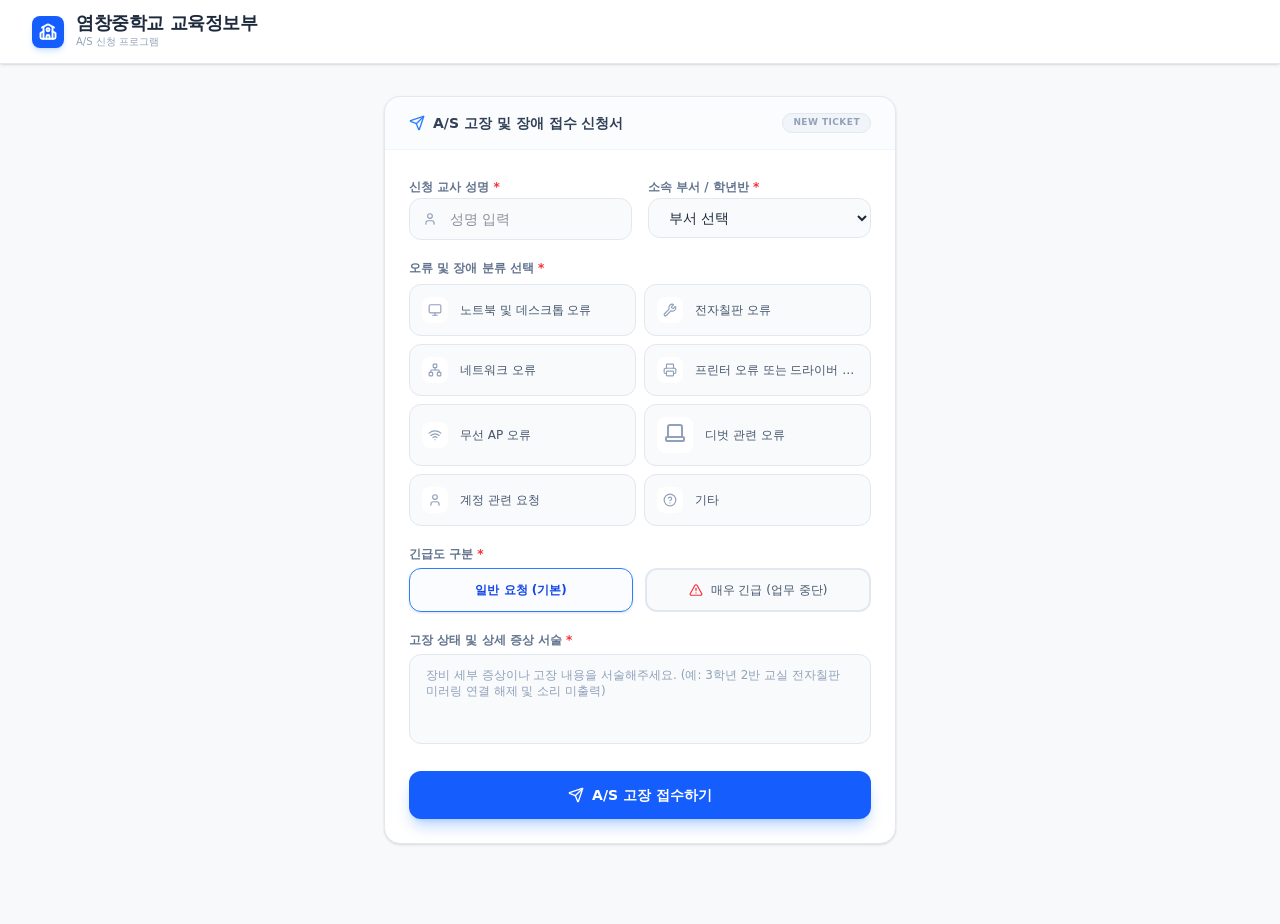
<file: index.html>
<!doctype html>
<html lang="ko">
  <head>
    <meta charset="UTF-8" />
    <meta name="viewport" content="width=device-width, initial-scale=1.0" />
    <title>School AS Support</title>
    <!-- Google Fonts -->
    <link rel="preconnect" href="https://fonts.googleapis.com" />
    <link rel="preconnect" href="https://fonts.gstatic.com" crossorigin />
    <link href="https://fonts.googleapis.com/css2?family=Hanken+Grotesk:wght@400;600;700;900&family=JetBrains+Mono:wght@400;500;700&display=swap" rel="stylesheet" />
    <script type="module" crossorigin src="./assets/main-tplmvDBy.js"></script>
    <link rel="modulepreload" crossorigin href="./assets/index-BORf2Ujp.js">
    <link rel="stylesheet" crossorigin href="./assets/index-CEbbzXT3.css">
  </head>
  <body class="bg-[#f8fafc] text-[#1e293b]">
    <div id="root" class="min-h-screen"></div>
  </body>
</html>
</file>
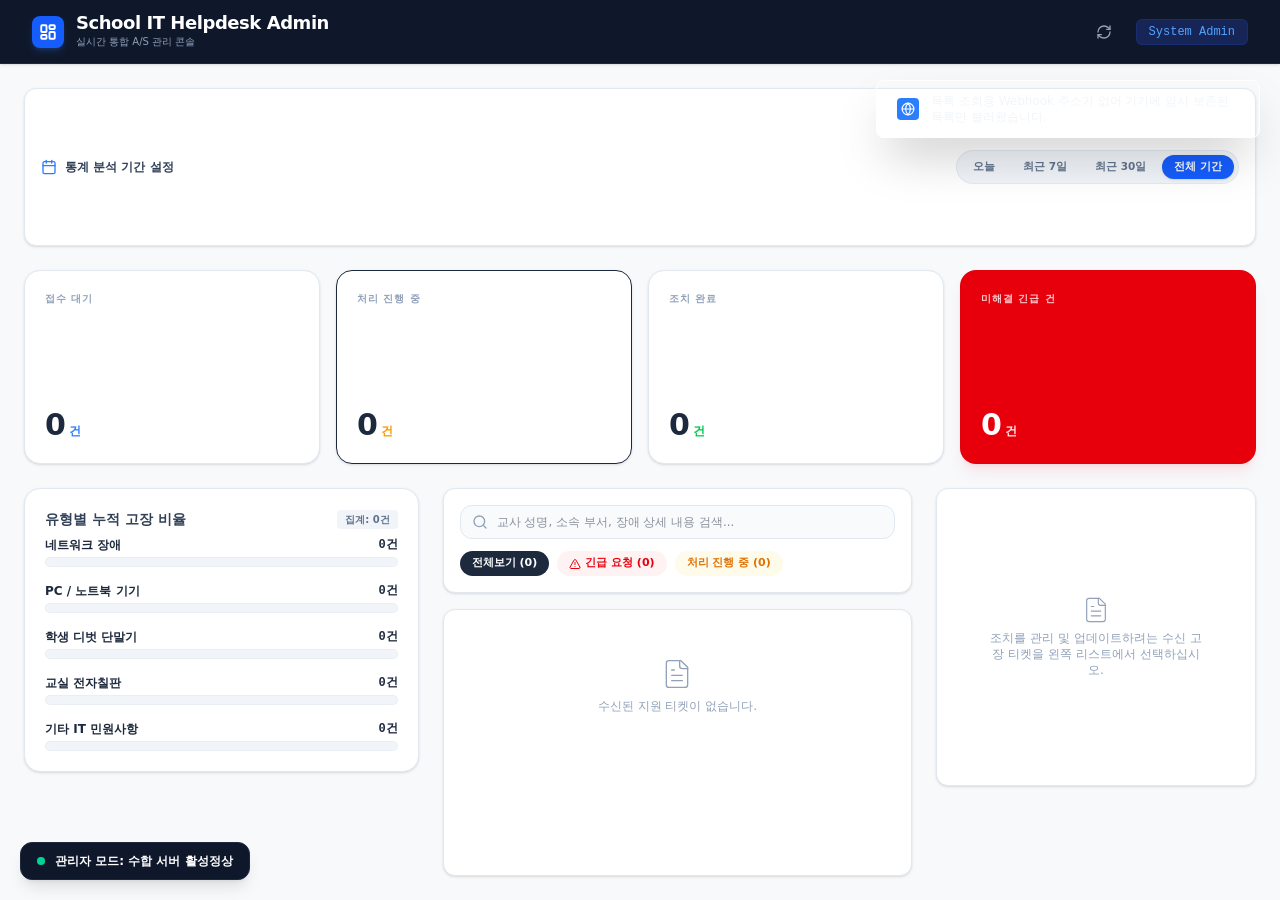
<file: admin.html>
<!doctype html>
<html lang="ko">
  <head>
    <meta charset="UTF-8" />
    <meta name="viewport" content="width=device-width, initial-scale=1.0" />
    <title>School IT Support - Admin Dashboard</title>
    <!-- Google Fonts -->
    <link rel="preconnect" href="https://fonts.googleapis.com" />
    <link rel="preconnect" href="https://fonts.gstatic.com" crossorigin />
    <link href="https://fonts.googleapis.com/css2?family=Hanken+Grotesk:wght@400;600;700;900&family=JetBrains+Mono:wght@400;500;700&display=swap" rel="stylesheet" />
    <script type="module" crossorigin src="./assets/admin-4XtqPP2W.js"></script>
    <link rel="modulepreload" crossorigin href="./assets/index-BORf2Ujp.js">
    <link rel="stylesheet" crossorigin href="./assets/index-CEbbzXT3.css">
  </head>
  <body class="bg-[#f7f9fb] text-[#1e293b]">
    <div id="root" class="min-h-screen"></div>
  </body>
</html>
</file>
<file: assets/index-CEbbzXT3.css>
/*! tailwindcss v4.3.1 | MIT License | https://tailwindcss.com */@layer properties{@supports (((-webkit-hyphens:none)) and (not (margin-trim:inline))) or ((-moz-orient:inline) and (not (color:rgb(from red r g b)))){*,:before,:after,::backdrop{--tw-translate-x:0;--tw-translate-y:0;--tw-translate-z:0;--tw-space-y-reverse:0;--tw-divide-y-reverse:0;--tw-border-style:solid;--tw-leading:initial;--tw-font-weight:initial;--tw-tracking:initial;--tw-shadow:0 0 #0000;--tw-shadow-color:initial;--tw-shadow-alpha:100%;--tw-inset-shadow:0 0 #0000;--tw-inset-shadow-color:initial;--tw-inset-shadow-alpha:100%;--tw-ring-color:initial;--tw-ring-shadow:0 0 #0000;--tw-inset-ring-color:initial;--tw-inset-ring-shadow:0 0 #0000;--tw-ring-inset:initial;--tw-ring-offset-width:0px;--tw-ring-offset-color:#fff;--tw-ring-offset-shadow:0 0 #0000;--tw-blur:initial;--tw-brightness:initial;--tw-contrast:initial;--tw-grayscale:initial;--tw-hue-rotate:initial;--tw-invert:initial;--tw-opacity:initial;--tw-saturate:initial;--tw-sepia:initial;--tw-drop-shadow:initial;--tw-drop-shadow-color:initial;--tw-drop-shadow-alpha:100%;--tw-drop-shadow-size:initial;--tw-duration:initial}}}@layer theme{:root,:host{--font-sans:ui-sans-serif, system-ui, sans-serif, "Apple Color Emoji", "Segoe UI Emoji", "Segoe UI Symbol", "Noto Color Emoji";--font-mono:ui-monospace, SFMono-Regular, Menlo, Monaco, Consolas, "Liberation Mono", "Courier New", monospace;--color-red-50:oklch(97.1% .013 17.38);--color-red-100:oklch(93.6% .032 17.717);--color-red-200:oklch(88.5% .062 18.334);--color-red-500:oklch(63.7% .237 25.331);--color-red-600:oklch(57.7% .245 27.325);--color-red-700:oklch(50.5% .213 27.518);--color-amber-50:oklch(98.7% .022 95.277);--color-amber-100:oklch(96.2% .059 95.617);--color-amber-200:oklch(92.4% .12 95.746);--color-amber-400:oklch(82.8% .189 84.429);--color-amber-500:oklch(76.9% .188 70.08);--color-amber-600:oklch(66.6% .179 58.318);--color-amber-700:oklch(55.5% .163 48.998);--color-yellow-400:oklch(85.2% .199 91.936);--color-green-50:oklch(98.2% .018 155.826);--color-green-100:oklch(96.2% .044 156.743);--color-green-200:oklch(92.5% .084 155.995);--color-green-500:oklch(72.3% .219 149.579);--color-green-600:oklch(62.7% .194 149.214);--color-green-700:oklch(52.7% .154 150.069);--color-emerald-50:oklch(97.9% .021 166.113);--color-emerald-200:oklch(90.5% .093 164.15);--color-emerald-400:oklch(76.5% .177 163.223);--color-emerald-500:oklch(69.6% .17 162.48);--color-emerald-600:oklch(59.6% .145 163.225);--color-cyan-600:oklch(60.9% .126 221.723);--color-blue-50:oklch(97% .014 254.604);--color-blue-100:oklch(93.2% .032 255.585);--color-blue-200:oklch(88.2% .059 254.128);--color-blue-400:oklch(70.7% .165 254.624);--color-blue-500:oklch(62.3% .214 259.815);--color-blue-600:oklch(54.6% .245 262.881);--color-blue-700:oklch(48.8% .243 264.376);--color-blue-800:oklch(42.4% .199 265.638);--color-blue-900:oklch(37.9% .146 265.522);--color-blue-950:oklch(28.2% .091 267.935);--color-indigo-600:oklch(51.1% .262 276.966);--color-slate-50:oklch(98.4% .003 247.858);--color-slate-100:oklch(96.8% .007 247.896);--color-slate-200:oklch(92.9% .013 255.508);--color-slate-300:oklch(86.9% .022 252.894);--color-slate-400:oklch(70.4% .04 256.788);--color-slate-500:oklch(55.4% .046 257.417);--color-slate-600:oklch(44.6% .043 257.281);--color-slate-700:oklch(37.2% .044 257.287);--color-slate-800:oklch(27.9% .041 260.031);--color-slate-900:oklch(20.8% .042 265.755);--color-white:#fff;--spacing:.25rem;--container-sm:24rem;--container-md:28rem;--container-xl:36rem;--container-2xl:42rem;--container-7xl:80rem;--text-xs:.75rem;--text-xs--line-height:calc(1 / .75);--text-sm:.875rem;--text-sm--line-height:calc(1.25 / .875);--text-base:1rem;--text-base--line-height: 1.5 ;--text-lg:1.125rem;--text-lg--line-height:calc(1.75 / 1.125);--text-xl:1.25rem;--text-xl--line-height:calc(1.75 / 1.25);--text-2xl:1.5rem;--text-2xl--line-height:calc(2 / 1.5);--text-3xl:1.875rem;--text-3xl--line-height: 1.2 ;--font-weight-medium:500;--font-weight-semibold:600;--font-weight-bold:700;--font-weight-black:900;--tracking-tight:-.025em;--tracking-wider:.05em;--tracking-widest:.1em;--leading-tight:1.25;--leading-relaxed:1.625;--radius-md:.375rem;--radius-lg:.5rem;--radius-xl:.75rem;--radius-2xl:1rem;--animate-spin:spin 1s linear infinite;--animate-pulse:pulse 2s cubic-bezier(.4, 0, .6, 1) infinite;--animate-bounce:bounce 1s infinite;--default-transition-duration:.15s;--default-transition-timing-function:cubic-bezier(.4, 0, .2, 1);--default-font-family:var(--font-sans);--default-mono-font-family:var(--font-mono)}}@layer base{*,:after,:before,::backdrop{box-sizing:border-box;border:0 solid;margin:0;padding:0}::file-selector-button{box-sizing:border-box;border:0 solid;margin:0;padding:0}html,:host{-webkit-text-size-adjust:100%;-moz-tab-size:4;tab-size:4;line-height:1.5;font-family:var(--default-font-family,ui-sans-serif, system-ui, sans-serif, "Apple Color Emoji", "Segoe UI Emoji", "Segoe UI Symbol", "Noto Color Emoji");font-feature-settings:var(--default-font-feature-settings,normal);font-variation-settings:var(--default-font-variation-settings,normal);-webkit-tap-highlight-color:transparent}hr{height:0;color:inherit;border-top-width:1px}abbr:where([title]){-webkit-text-decoration:underline dotted;text-decoration:underline dotted}h1,h2,h3,h4,h5,h6{font-size:inherit;font-weight:inherit}a{color:inherit;-webkit-text-decoration:inherit;text-decoration:inherit}b,strong{font-weight:bolder}code,kbd,samp,pre{font-family:var(--default-mono-font-family,ui-monospace, SFMono-Regular, Menlo, Monaco, Consolas, "Liberation Mono", "Courier New", monospace);font-feature-settings:var(--default-mono-font-feature-settings,normal);font-variation-settings:var(--default-mono-font-variation-settings,normal);font-size:1em}small{font-size:80%}sub,sup{vertical-align:baseline;font-size:75%;line-height:0;position:relative}sub{bottom:-.25em}sup{top:-.5em}table{text-indent:0;border-color:inherit;border-collapse:collapse}:-moz-focusring{outline:auto}progress{vertical-align:baseline}summary{display:list-item}ol,ul,menu{list-style:none}img,svg,video,canvas,audio,iframe,embed,object{vertical-align:middle;display:block}img,video{max-width:100%;height:auto}button,input,select,optgroup,textarea{font:inherit;font-feature-settings:inherit;font-variation-settings:inherit;letter-spacing:inherit;color:inherit;opacity:1;background-color:#0000;border-radius:0}::file-selector-button{font:inherit;font-feature-settings:inherit;font-variation-settings:inherit;letter-spacing:inherit;color:inherit;opacity:1;background-color:#0000;border-radius:0}:where(select:is([multiple],[size])) optgroup{font-weight:bolder}:where(select:is([multiple],[size])) optgroup option{padding-inline-start:20px}::file-selector-button{margin-inline-end:4px}::placeholder{opacity:1}@supports (not ((-webkit-appearance:-apple-pay-button))) or (contain-intrinsic-size:1px){::placeholder{color:currentColor}@supports (color:color-mix(in lab,red,red)){::placeholder{color:color-mix(in oklab,currentcolor 50%,transparent)}}}textarea{resize:vertical}::-webkit-search-decoration{-webkit-appearance:none}::-webkit-date-and-time-value{min-height:1lh;text-align:inherit}::-webkit-datetime-edit{display:inline-flex}::-webkit-datetime-edit-fields-wrapper{padding:0}::-webkit-datetime-edit{padding-block:0}::-webkit-datetime-edit-year-field{padding-block:0}::-webkit-datetime-edit-month-field{padding-block:0}::-webkit-datetime-edit-day-field{padding-block:0}::-webkit-datetime-edit-hour-field{padding-block:0}::-webkit-datetime-edit-minute-field{padding-block:0}::-webkit-datetime-edit-second-field{padding-block:0}::-webkit-datetime-edit-millisecond-field{padding-block:0}::-webkit-datetime-edit-meridiem-field{padding-block:0}::-webkit-calendar-picker-indicator{line-height:1}:-moz-ui-invalid{box-shadow:none}button,input:where([type=button],[type=reset],[type=submit]){-webkit-appearance:button;-moz-appearance:button;appearance:button}::file-selector-button{-webkit-appearance:button;-moz-appearance:button;appearance:button}::-webkit-inner-spin-button{height:auto}::-webkit-outer-spin-button{height:auto}[hidden]:where(:not([hidden=until-found])){display:none!important}body{font-family:Hanken Grotesk,-apple-system,BlinkMacSystemFont,Segoe UI,Roboto,Helvetica Neue,Arial,sans-serif}.font-mono{font-family:JetBrains Mono,ui-monospace,SFMono-Regular,Menlo,Monaco,Consolas,Liberation Mono,monospace}}@layer components;@layer utilities{.visible{visibility:visible}.absolute{position:absolute}.fixed{position:fixed}.relative{position:relative}.static{position:static}.sticky{position:sticky}.top-0{top:0}.top-1{top:var(--spacing)}.top-1\/2{top:50%}.top-16{top:calc(var(--spacing) * 16)}.top-20{top:calc(var(--spacing) * 20)}.right-0{right:0}.right-5{right:calc(var(--spacing) * 5)}.right-8{right:calc(var(--spacing) * 8)}.right-\[30\%\]{right:30%}.bottom-0{bottom:0}.bottom-5{bottom:calc(var(--spacing) * 5)}.bottom-8{bottom:calc(var(--spacing) * 8)}.left-0{left:0}.left-3{left:calc(var(--spacing) * 3)}.left-3\.5{left:calc(var(--spacing) * 3.5)}.left-5{left:calc(var(--spacing) * 5)}.z-30{z-index:30}.z-40{z-index:40}.z-50{z-index:50}.col-span-2{grid-column:span 2/span 2}.col-span-5{grid-column:span 5/span 5}.col-span-7{grid-column:span 7/span 7}.col-span-12{grid-column:span 12/span 12}.container{width:100%}@media(min-width:40rem){.container{max-width:40rem}}@media(min-width:48rem){.container{max-width:48rem}}@media(min-width:64rem){.container{max-width:64rem}}@media(min-width:80rem){.container{max-width:80rem}}@media(min-width:96rem){.container{max-width:96rem}}.mx-auto{margin-inline:auto}.my-6{margin-block:calc(var(--spacing) * 6)}.my-8{margin-block:calc(var(--spacing) * 8)}.mt-0\.5{margin-top:calc(var(--spacing) * .5)}.mt-1{margin-top:var(--spacing)}.mt-2{margin-top:calc(var(--spacing) * 2)}.mt-2\.5{margin-top:calc(var(--spacing) * 2.5)}.mr-1{margin-right:var(--spacing)}.mb-0\.5{margin-bottom:calc(var(--spacing) * .5)}.mb-1{margin-bottom:var(--spacing)}.mb-2{margin-bottom:calc(var(--spacing) * 2)}.mb-4{margin-bottom:calc(var(--spacing) * 4)}.mb-6{margin-bottom:calc(var(--spacing) * 6)}.ml-1{margin-left:var(--spacing)}.block{display:block}.flex{display:flex}.grid{display:grid}.hidden{display:none}.inline{display:inline}.inline-block{display:inline-block}.h-2{height:calc(var(--spacing) * 2)}.h-2\.5{height:calc(var(--spacing) * 2.5)}.h-4{height:calc(var(--spacing) * 4)}.h-5{height:calc(var(--spacing) * 5)}.h-8{height:calc(var(--spacing) * 8)}.h-14{height:calc(var(--spacing) * 14)}.h-16{height:calc(var(--spacing) * 16)}.h-28{height:calc(var(--spacing) * 28)}.h-64{height:calc(var(--spacing) * 64)}.h-\[768px\]{height:768px}.h-full{height:100%}.max-h-\[120px\]{max-height:120px}.max-h-\[140px\]{max-height:140px}.max-h-\[420px\]{max-height:420px}.max-h-\[500px\]{max-height:500px}.min-h-\[300px\]{min-height:300px}.min-h-screen{min-height:100vh}.w-2{width:calc(var(--spacing) * 2)}.w-4{width:calc(var(--spacing) * 4)}.w-5{width:calc(var(--spacing) * 5)}.w-8{width:calc(var(--spacing) * 8)}.w-16{width:calc(var(--spacing) * 16)}.w-\[1024px\]{width:1024px}.w-full{width:100%}.max-w-2xl{max-width:var(--container-2xl)}.max-w-7xl{max-width:var(--container-7xl)}.max-w-md{max-width:var(--container-md)}.max-w-sm{max-width:var(--container-sm)}.max-w-xl{max-width:var(--container-xl)}.min-w-0{min-width:0}.flex-1{flex:1}.shrink-0{flex-shrink:0}.border-collapse{border-collapse:collapse}.-translate-y-1\/2{--tw-translate-y: -50% ;translate:var(--tw-translate-x) var(--tw-translate-y)}.animate-\[fadeIn_0\.2s_ease-out\]{animation:.2s ease-out fadeIn}.animate-\[fadeIn_0\.3s_ease-out\]{animation:.3s ease-out fadeIn}.animate-\[slideIn_0\.2s_ease-out\]{animation:.2s ease-out slideIn}.animate-bounce{animation:var(--animate-bounce)}.animate-pulse{animation:var(--animate-pulse)}.animate-spin{animation:var(--animate-spin)}.cursor-not-allowed{cursor:not-allowed}.cursor-pointer{cursor:pointer}.resize{resize:both}.resize-none{resize:none}.grid-cols-1{grid-template-columns:repeat(1,minmax(0,1fr))}.grid-cols-2{grid-template-columns:repeat(2,minmax(0,1fr))}.grid-cols-3{grid-template-columns:repeat(3,minmax(0,1fr))}.grid-cols-12{grid-template-columns:repeat(12,minmax(0,1fr))}.flex-col{flex-direction:column}.flex-wrap{flex-wrap:wrap}.items-baseline{align-items:baseline}.items-center{align-items:center}.items-start{align-items:flex-start}.justify-around{justify-content:space-around}.justify-between{justify-content:space-between}.justify-center{justify-content:center}.gap-0\.5{gap:calc(var(--spacing) * .5)}.gap-1{gap:var(--spacing)}.gap-1\.5{gap:calc(var(--spacing) * 1.5)}.gap-2{gap:calc(var(--spacing) * 2)}.gap-2\.5{gap:calc(var(--spacing) * 2.5)}.gap-3{gap:calc(var(--spacing) * 3)}.gap-4{gap:calc(var(--spacing) * 4)}.gap-6{gap:calc(var(--spacing) * 6)}:where(.space-y-1>:not(:last-child)){--tw-space-y-reverse:0;margin-block-start:calc(var(--spacing) * var(--tw-space-y-reverse));margin-block-end:calc(var(--spacing) * calc(1 - var(--tw-space-y-reverse)))}:where(.space-y-1\.5>:not(:last-child)){--tw-space-y-reverse:0;margin-block-start:calc(calc(var(--spacing) * 1.5) * var(--tw-space-y-reverse));margin-block-end:calc(calc(var(--spacing) * 1.5) * calc(1 - var(--tw-space-y-reverse)))}:where(.space-y-2>:not(:last-child)){--tw-space-y-reverse:0;margin-block-start:calc(calc(var(--spacing) * 2) * var(--tw-space-y-reverse));margin-block-end:calc(calc(var(--spacing) * 2) * calc(1 - var(--tw-space-y-reverse)))}:where(.space-y-3>:not(:last-child)){--tw-space-y-reverse:0;margin-block-start:calc(calc(var(--spacing) * 3) * var(--tw-space-y-reverse));margin-block-end:calc(calc(var(--spacing) * 3) * calc(1 - var(--tw-space-y-reverse)))}:where(.space-y-3\.5>:not(:last-child)){--tw-space-y-reverse:0;margin-block-start:calc(calc(var(--spacing) * 3.5) * var(--tw-space-y-reverse));margin-block-end:calc(calc(var(--spacing) * 3.5) * calc(1 - var(--tw-space-y-reverse)))}:where(.space-y-4>:not(:last-child)){--tw-space-y-reverse:0;margin-block-start:calc(calc(var(--spacing) * 4) * var(--tw-space-y-reverse));margin-block-end:calc(calc(var(--spacing) * 4) * calc(1 - var(--tw-space-y-reverse)))}:where(.space-y-5>:not(:last-child)){--tw-space-y-reverse:0;margin-block-start:calc(calc(var(--spacing) * 5) * var(--tw-space-y-reverse));margin-block-end:calc(calc(var(--spacing) * 5) * calc(1 - var(--tw-space-y-reverse)))}:where(.divide-y>:not(:last-child)){--tw-divide-y-reverse:0;border-bottom-style:var(--tw-border-style);border-top-style:var(--tw-border-style);border-top-width:calc(1px * var(--tw-divide-y-reverse));border-bottom-width:calc(1px * calc(1 - var(--tw-divide-y-reverse)))}:where(.divide-slate-50>:not(:last-child)){border-color:var(--color-slate-50)}:where(.divide-slate-100>:not(:last-child)){border-color:var(--color-slate-100)}.self-start{align-self:flex-start}.truncate{text-overflow:ellipsis;white-space:nowrap;overflow:hidden}.overflow-hidden{overflow:hidden}.overflow-x-auto{overflow-x:auto}.overflow-x-hidden{overflow-x:hidden}.overflow-y-auto{overflow-y:auto}.rounded{border-radius:.25rem}.rounded-2xl{border-radius:var(--radius-2xl)}.rounded-full{border-radius:3.40282e38px}.rounded-lg{border-radius:var(--radius-lg)}.rounded-md{border-radius:var(--radius-md)}.rounded-xl{border-radius:var(--radius-xl)}.border{border-style:var(--tw-border-style);border-width:1px}.border-2{border-style:var(--tw-border-style);border-width:2px}.border-t{border-top-style:var(--tw-border-style);border-top-width:1px}.border-b{border-bottom-style:var(--tw-border-style);border-bottom-width:1px}.border-l-4{border-left-style:var(--tw-border-style);border-left-width:4px}.border-amber-200{border-color:var(--color-amber-200)}.border-amber-600{border-color:var(--color-amber-600)}.border-blue-200{border-color:var(--color-blue-200)}.border-blue-500{border-color:var(--color-blue-500)}.border-blue-600{border-color:var(--color-blue-600)}.border-blue-700{border-color:var(--color-blue-700)}.border-blue-900\/50{border-color:#1c398e80}@supports (color:color-mix(in lab,red,red)){.border-blue-900\/50{border-color:color-mix(in oklab,var(--color-blue-900) 50%,transparent)}}.border-emerald-200{border-color:var(--color-emerald-200)}.border-green-200{border-color:var(--color-green-200)}.border-green-700{border-color:var(--color-green-700)}.border-red-200\/50{border-color:#ffcaca80}@supports (color:color-mix(in lab,red,red)){.border-red-200\/50{border-color:color-mix(in oklab,var(--color-red-200) 50%,transparent)}}.border-red-500\/30{border-color:#fb2c364d}@supports (color:color-mix(in lab,red,red)){.border-red-500\/30{border-color:color-mix(in oklab,var(--color-red-500) 30%,transparent)}}.border-red-500\/50{border-color:#fb2c3680}@supports (color:color-mix(in lab,red,red)){.border-red-500\/50{border-color:color-mix(in oklab,var(--color-red-500) 50%,transparent)}}.border-red-600\/10{border-color:#e400141a}@supports (color:color-mix(in lab,red,red)){.border-red-600\/10{border-color:color-mix(in oklab,var(--color-red-600) 10%,transparent)}}.border-red-700\/10{border-color:#bf000f1a}@supports (color:color-mix(in lab,red,red)){.border-red-700\/10{border-color:color-mix(in oklab,var(--color-red-700) 10%,transparent)}}.border-slate-100{border-color:var(--color-slate-100)}.border-slate-200{border-color:var(--color-slate-200)}.border-slate-200\/50{border-color:#e2e8f080}@supports (color:color-mix(in lab,red,red)){.border-slate-200\/50{border-color:color-mix(in oklab,var(--color-slate-200) 50%,transparent)}}.border-slate-200\/80{border-color:#e2e8f0cc}@supports (color:color-mix(in lab,red,red)){.border-slate-200\/80{border-color:color-mix(in oklab,var(--color-slate-200) 80%,transparent)}}.border-slate-700{border-color:var(--color-slate-700)}.border-slate-800{border-color:var(--color-slate-800)}.bg-\[\#f7f9fb\]{background-color:#f7f9fb}.bg-\[\#f8fafc\]{background-color:#f8fafc}.bg-amber-50{background-color:var(--color-amber-50)}.bg-amber-400{background-color:var(--color-amber-400)}.bg-amber-500{background-color:var(--color-amber-500)}.bg-blue-50{background-color:var(--color-blue-50)}.bg-blue-50\/30{background-color:#eff6ff4d}@supports (color:color-mix(in lab,red,red)){.bg-blue-50\/30{background-color:color-mix(in oklab,var(--color-blue-50) 30%,transparent)}}.bg-blue-50\/40{background-color:#eff6ff66}@supports (color:color-mix(in lab,red,red)){.bg-blue-50\/40{background-color:color-mix(in oklab,var(--color-blue-50) 40%,transparent)}}.bg-blue-50\/45{background-color:#eff6ff73}@supports (color:color-mix(in lab,red,red)){.bg-blue-50\/45{background-color:color-mix(in oklab,var(--color-blue-50) 45%,transparent)}}.bg-blue-50\/50{background-color:#eff6ff80}@supports (color:color-mix(in lab,red,red)){.bg-blue-50\/50{background-color:color-mix(in oklab,var(--color-blue-50) 50%,transparent)}}.bg-blue-100{background-color:var(--color-blue-100)}.bg-blue-500{background-color:var(--color-blue-500)}.bg-blue-600{background-color:var(--color-blue-600)}.bg-blue-950{background-color:var(--color-blue-950)}.bg-cyan-600{background-color:var(--color-cyan-600)}.bg-emerald-50{background-color:var(--color-emerald-50)}.bg-emerald-400{background-color:var(--color-emerald-400)}.bg-emerald-500{background-color:var(--color-emerald-500)}.bg-emerald-600{background-color:var(--color-emerald-600)}.bg-green-50{background-color:var(--color-green-50)}.bg-green-100{background-color:var(--color-green-100)}.bg-green-500{background-color:var(--color-green-500)}.bg-green-600{background-color:var(--color-green-600)}.bg-indigo-600{background-color:var(--color-indigo-600)}.bg-red-50{background-color:var(--color-red-50)}.bg-red-50\/10{background-color:#fef2f21a}@supports (color:color-mix(in lab,red,red)){.bg-red-50\/10{background-color:color-mix(in oklab,var(--color-red-50) 10%,transparent)}}.bg-red-50\/30{background-color:#fef2f24d}@supports (color:color-mix(in lab,red,red)){.bg-red-50\/30{background-color:color-mix(in oklab,var(--color-red-50) 30%,transparent)}}.bg-red-50\/50{background-color:#fef2f280}@supports (color:color-mix(in lab,red,red)){.bg-red-50\/50{background-color:color-mix(in oklab,var(--color-red-50) 50%,transparent)}}.bg-red-100{background-color:var(--color-red-100)}.bg-red-500{background-color:var(--color-red-500)}.bg-red-600{background-color:var(--color-red-600)}.bg-slate-50{background-color:var(--color-slate-50)}.bg-slate-50\/50{background-color:#f8fafc80}@supports (color:color-mix(in lab,red,red)){.bg-slate-50\/50{background-color:color-mix(in oklab,var(--color-slate-50) 50%,transparent)}}.bg-slate-100{background-color:var(--color-slate-100)}.bg-slate-500{background-color:var(--color-slate-500)}.bg-slate-800{background-color:var(--color-slate-800)}.bg-slate-900{background-color:var(--color-slate-900)}.bg-white{background-color:var(--color-white)}.bg-yellow-400{background-color:var(--color-yellow-400)}.stroke-1{stroke-width:1px}.stroke-\[2\.5\]{stroke-width:2.5px}.p-1{padding:var(--spacing)}.p-1\.5{padding:calc(var(--spacing) * 1.5)}.p-2{padding:calc(var(--spacing) * 2)}.p-2\.5{padding:calc(var(--spacing) * 2.5)}.p-3{padding:calc(var(--spacing) * 3)}.p-4{padding:calc(var(--spacing) * 4)}.p-5{padding:calc(var(--spacing) * 5)}.p-6{padding:calc(var(--spacing) * 6)}.p-8{padding:calc(var(--spacing) * 8)}.p-12{padding:calc(var(--spacing) * 12)}.px-1\.5{padding-inline:calc(var(--spacing) * 1.5)}.px-2{padding-inline:calc(var(--spacing) * 2)}.px-2\.5{padding-inline:calc(var(--spacing) * 2.5)}.px-3{padding-inline:calc(var(--spacing) * 3)}.px-4{padding-inline:calc(var(--spacing) * 4)}.px-5{padding-inline:calc(var(--spacing) * 5)}.px-6{padding-inline:calc(var(--spacing) * 6)}.px-8{padding-inline:calc(var(--spacing) * 8)}.py-0\.5{padding-block:calc(var(--spacing) * .5)}.py-1{padding-block:var(--spacing)}.py-1\.5{padding-block:calc(var(--spacing) * 1.5)}.py-2{padding-block:calc(var(--spacing) * 2)}.py-2\.5{padding-block:calc(var(--spacing) * 2.5)}.py-3{padding-block:calc(var(--spacing) * 3)}.py-3\.5{padding-block:calc(var(--spacing) * 3.5)}.py-4{padding-block:calc(var(--spacing) * 4)}.pt-1{padding-top:var(--spacing)}.pt-3{padding-top:calc(var(--spacing) * 3)}.pt-4{padding-top:calc(var(--spacing) * 4)}.pr-4{padding-right:calc(var(--spacing) * 4)}.pb-1{padding-bottom:var(--spacing)}.pb-3{padding-bottom:calc(var(--spacing) * 3)}.pb-12{padding-bottom:calc(var(--spacing) * 12)}.pl-9{padding-left:calc(var(--spacing) * 9)}.pl-10{padding-left:calc(var(--spacing) * 10)}.text-center{text-align:center}.text-left{text-align:left}.font-mono{font-family:var(--font-mono)}.font-sans{font-family:var(--font-sans)}.text-3xl{font-size:var(--text-3xl);line-height:var(--tw-leading,var(--text-3xl--line-height))}.text-base{font-size:var(--text-base);line-height:var(--tw-leading,var(--text-base--line-height))}.text-lg{font-size:var(--text-lg);line-height:var(--tw-leading,var(--text-lg--line-height))}.text-sm{font-size:var(--text-sm);line-height:var(--tw-leading,var(--text-sm--line-height))}.text-xl{font-size:var(--text-xl);line-height:var(--tw-leading,var(--text-xl--line-height))}.text-xs{font-size:var(--text-xs);line-height:var(--tw-leading,var(--text-xs--line-height))}.text-\[8\.5px\]{font-size:8.5px}.text-\[8px\]{font-size:8px}.text-\[9\.5px\]{font-size:9.5px}.text-\[9px\]{font-size:9px}.text-\[10\.5px\]{font-size:10.5px}.text-\[10px\]{font-size:10px}.text-\[11\.5px\]{font-size:11.5px}.text-\[11px\]{font-size:11px}.leading-none{--tw-leading:1;line-height:1}.leading-relaxed{--tw-leading:var(--leading-relaxed);line-height:var(--leading-relaxed)}.leading-tight{--tw-leading:var(--leading-tight);line-height:var(--leading-tight)}.font-black{--tw-font-weight:var(--font-weight-black);font-weight:var(--font-weight-black)}.font-bold{--tw-font-weight:var(--font-weight-bold);font-weight:var(--font-weight-bold)}.font-medium{--tw-font-weight:var(--font-weight-medium);font-weight:var(--font-weight-medium)}.font-semibold{--tw-font-weight:var(--font-weight-semibold);font-weight:var(--font-weight-semibold)}.tracking-tight{--tw-tracking:var(--tracking-tight);letter-spacing:var(--tracking-tight)}.tracking-wider{--tw-tracking:var(--tracking-wider);letter-spacing:var(--tracking-wider)}.tracking-widest{--tw-tracking:var(--tracking-widest);letter-spacing:var(--tracking-widest)}.whitespace-nowrap{white-space:nowrap}.whitespace-pre-wrap{white-space:pre-wrap}.text-\[\#1e293b\]{color:#1e293b}.text-\[\#64748b\]{color:#64748b}.text-amber-500{color:var(--color-amber-500)}.text-amber-600{color:var(--color-amber-600)}.text-amber-700{color:var(--color-amber-700)}.text-blue-400{color:var(--color-blue-400)}.text-blue-500{color:var(--color-blue-500)}.text-blue-600{color:var(--color-blue-600)}.text-blue-700{color:var(--color-blue-700)}.text-emerald-600{color:var(--color-emerald-600)}.text-green-500{color:var(--color-green-500)}.text-green-600{color:var(--color-green-600)}.text-green-700{color:var(--color-green-700)}.text-red-500{color:var(--color-red-500)}.text-red-600{color:var(--color-red-600)}.text-red-700{color:var(--color-red-700)}.text-slate-100{color:var(--color-slate-100)}.text-slate-300{color:var(--color-slate-300)}.text-slate-400{color:var(--color-slate-400)}.text-slate-500{color:var(--color-slate-500)}.text-slate-600{color:var(--color-slate-600)}.text-slate-700{color:var(--color-slate-700)}.text-slate-800{color:var(--color-slate-800)}.text-white{color:var(--color-white)}.uppercase{text-transform:uppercase}.opacity-0{opacity:0}.opacity-50{opacity:.5}.opacity-55{opacity:.55}.opacity-70{opacity:.7}.opacity-80{opacity:.8}.opacity-90{opacity:.9}.opacity-100{opacity:1}.shadow-2xl{--tw-shadow:0 25px 50px -12px var(--tw-shadow-color,#00000040);box-shadow:var(--tw-inset-shadow),var(--tw-inset-ring-shadow),var(--tw-ring-offset-shadow),var(--tw-ring-shadow),var(--tw-shadow)}.shadow-lg{--tw-shadow:0 10px 15px -3px var(--tw-shadow-color,#0000001a), 0 4px 6px -4px var(--tw-shadow-color,#0000001a);box-shadow:var(--tw-inset-shadow),var(--tw-inset-ring-shadow),var(--tw-ring-offset-shadow),var(--tw-ring-shadow),var(--tw-shadow)}.shadow-md{--tw-shadow:0 4px 6px -1px var(--tw-shadow-color,#0000001a), 0 2px 4px -2px var(--tw-shadow-color,#0000001a);box-shadow:var(--tw-inset-shadow),var(--tw-inset-ring-shadow),var(--tw-ring-offset-shadow),var(--tw-ring-shadow),var(--tw-shadow)}.shadow-sm{--tw-shadow:0 1px 3px 0 var(--tw-shadow-color,#0000001a), 0 1px 2px -1px var(--tw-shadow-color,#0000001a);box-shadow:var(--tw-inset-shadow),var(--tw-inset-ring-shadow),var(--tw-ring-offset-shadow),var(--tw-ring-shadow),var(--tw-shadow)}.shadow-xl{--tw-shadow:0 20px 25px -5px var(--tw-shadow-color,#0000001a), 0 8px 10px -6px var(--tw-shadow-color,#0000001a);box-shadow:var(--tw-inset-shadow),var(--tw-inset-ring-shadow),var(--tw-ring-offset-shadow),var(--tw-ring-shadow),var(--tw-shadow)}.shadow-blue-500\/20{--tw-shadow-color:#3080ff33}@supports (color:color-mix(in lab,red,red)){.shadow-blue-500\/20{--tw-shadow-color:color-mix(in oklab, color-mix(in oklab, var(--color-blue-500) 20%, transparent) var(--tw-shadow-alpha), transparent)}}.shadow-blue-500\/30{--tw-shadow-color:#3080ff4d}@supports (color:color-mix(in lab,red,red)){.shadow-blue-500\/30{--tw-shadow-color:color-mix(in oklab, color-mix(in oklab, var(--color-blue-500) 30%, transparent) var(--tw-shadow-alpha), transparent)}}.shadow-red-500\/10{--tw-shadow-color:#fb2c361a}@supports (color:color-mix(in lab,red,red)){.shadow-red-500\/10{--tw-shadow-color:color-mix(in oklab, color-mix(in oklab, var(--color-red-500) 10%, transparent) var(--tw-shadow-alpha), transparent)}}.blur{--tw-blur:blur(8px);filter:var(--tw-blur,) var(--tw-brightness,) var(--tw-contrast,) var(--tw-grayscale,) var(--tw-hue-rotate,) var(--tw-invert,) var(--tw-saturate,) var(--tw-sepia,) var(--tw-drop-shadow,)}.transition{transition-property:color,background-color,border-color,outline-color,text-decoration-color,fill,stroke,--tw-gradient-from,--tw-gradient-via,--tw-gradient-to,opacity,box-shadow,transform,translate,scale,rotate,filter,-webkit-backdrop-filter,backdrop-filter,display,content-visibility,overlay,pointer-events;transition-timing-function:var(--tw-ease,var(--default-transition-timing-function));transition-duration:var(--tw-duration,var(--default-transition-duration))}.transition-all{transition-property:all;transition-timing-function:var(--tw-ease,var(--default-transition-timing-function));transition-duration:var(--tw-duration,var(--default-transition-duration))}.transition-colors{transition-property:color,background-color,border-color,outline-color,text-decoration-color,fill,stroke,--tw-gradient-from,--tw-gradient-via,--tw-gradient-to;transition-timing-function:var(--tw-ease,var(--default-transition-timing-function));transition-duration:var(--tw-duration,var(--default-transition-duration))}.transition-opacity{transition-property:opacity;transition-timing-function:var(--tw-ease,var(--default-transition-timing-function));transition-duration:var(--tw-duration,var(--default-transition-duration))}.duration-200{--tw-duration:.2s;transition-duration:.2s}.duration-1000{--tw-duration:1s;transition-duration:1s}.select-none{-webkit-user-select:none;user-select:none}.placeholder\:text-slate-400::placeholder{color:var(--color-slate-400)}@media(hover:hover){.hover\:border-blue-500:hover{border-color:var(--color-blue-500)}.hover\:border-slate-300:hover{border-color:var(--color-slate-300)}.hover\:bg-amber-100:hover{background-color:var(--color-amber-100)}.hover\:bg-blue-700:hover{background-color:var(--color-blue-700)}.hover\:bg-red-50:hover{background-color:var(--color-red-50)}.hover\:bg-red-100:hover{background-color:var(--color-red-100)}.hover\:bg-slate-50:hover{background-color:var(--color-slate-50)}.hover\:bg-slate-100\/50:hover{background-color:#f1f5f980}@supports (color:color-mix(in lab,red,red)){.hover\:bg-slate-100\/50:hover{background-color:color-mix(in oklab,var(--color-slate-100) 50%,transparent)}}.hover\:bg-slate-200:hover{background-color:var(--color-slate-200)}.hover\:bg-slate-800:hover{background-color:var(--color-slate-800)}.hover\:bg-slate-900:hover{background-color:var(--color-slate-900)}.hover\:bg-white:hover{background-color:var(--color-white)}.hover\:bg-white\/50:hover{background-color:#ffffff80}@supports (color:color-mix(in lab,red,red)){.hover\:bg-white\/50:hover{background-color:color-mix(in oklab,var(--color-white) 50%,transparent)}}.hover\:text-blue-800:hover{color:var(--color-blue-800)}.hover\:text-slate-600:hover{color:var(--color-slate-600)}.hover\:text-slate-800:hover{color:var(--color-slate-800)}.hover\:text-white:hover{color:var(--color-white)}.hover\:underline:hover{text-decoration-line:underline}}.focus\:border-blue-500:focus{border-color:var(--color-blue-500)}.focus\:ring-1:focus{--tw-ring-shadow:var(--tw-ring-inset,) 0 0 0 calc(1px + var(--tw-ring-offset-width)) var(--tw-ring-color,currentcolor);box-shadow:var(--tw-inset-shadow),var(--tw-inset-ring-shadow),var(--tw-ring-offset-shadow),var(--tw-ring-shadow),var(--tw-shadow)}.focus\:ring-2:focus{--tw-ring-shadow:var(--tw-ring-inset,) 0 0 0 calc(2px + var(--tw-ring-offset-width)) var(--tw-ring-color,currentcolor);box-shadow:var(--tw-inset-shadow),var(--tw-inset-ring-shadow),var(--tw-ring-offset-shadow),var(--tw-ring-shadow),var(--tw-shadow)}.focus\:ring-blue-500:focus{--tw-ring-color:var(--color-blue-500)}.focus\:ring-blue-500\/20:focus{--tw-ring-color:#3080ff33}@supports (color:color-mix(in lab,red,red)){.focus\:ring-blue-500\/20:focus{--tw-ring-color:color-mix(in oklab, var(--color-blue-500) 20%, transparent)}}.focus\:outline-none:focus{--tw-outline-style:none;outline-style:none}.active\:scale-\[0\.98\]:active{scale:.98}@media(min-width:40rem){.sm\:grid-cols-2{grid-template-columns:repeat(2,minmax(0,1fr))}.sm\:flex-row{flex-direction:row}}@media(min-width:48rem){.md\:right-8{right:calc(var(--spacing) * 8)}.md\:bottom-8{bottom:calc(var(--spacing) * 8)}.md\:left-8{left:calc(var(--spacing) * 8)}.md\:col-span-5{grid-column:span 5/span 5}.md\:col-span-7{grid-column:span 7/span 7}.md\:mt-0\.5{margin-top:calc(var(--spacing) * .5)}.md\:flex{display:flex}.md\:hidden{display:none}.md\:inline{display:inline}.md\:max-w-\[320px\]{max-width:320px}.md\:grid-cols-12{grid-template-columns:repeat(12,minmax(0,1fr))}.md\:flex-row{flex-direction:row}.md\:gap-4{gap:calc(var(--spacing) * 4)}.md\:p-6{padding:calc(var(--spacing) * 6)}.md\:p-8{padding:calc(var(--spacing) * 8)}.md\:px-8{padding-inline:calc(var(--spacing) * 8)}.md\:pb-0{padding-bottom:0}.md\:text-2xl{font-size:var(--text-2xl);line-height:var(--tw-leading,var(--text-2xl--line-height))}.md\:text-lg{font-size:var(--text-lg);line-height:var(--tw-leading,var(--text-lg--line-height))}}@media(min-width:64rem){.lg\:col-span-4{grid-column:span 4/span 4}.lg\:col-span-8{grid-column:span 8/span 8}.lg\:max-w-\[340px\]{max-width:340px}.lg\:grid-cols-4{grid-template-columns:repeat(4,minmax(0,1fr))}.lg\:flex-row{flex-direction:row}}}@property --tw-translate-x{syntax:"*";inherits:false;initial-value:0}@property --tw-translate-y{syntax:"*";inherits:false;initial-value:0}@property --tw-translate-z{syntax:"*";inherits:false;initial-value:0}@property --tw-space-y-reverse{syntax:"*";inherits:false;initial-value:0}@property --tw-divide-y-reverse{syntax:"*";inherits:false;initial-value:0}@property --tw-border-style{syntax:"*";inherits:false;initial-value:solid}@property --tw-leading{syntax:"*";inherits:false}@property --tw-font-weight{syntax:"*";inherits:false}@property --tw-tracking{syntax:"*";inherits:false}@property --tw-shadow{syntax:"*";inherits:false;initial-value:0 0 #0000}@property --tw-shadow-color{syntax:"*";inherits:false}@property --tw-shadow-alpha{syntax:"<percentage>";inherits:false;initial-value:100%}@property --tw-inset-shadow{syntax:"*";inherits:false;initial-value:0 0 #0000}@property --tw-inset-shadow-color{syntax:"*";inherits:false}@property --tw-inset-shadow-alpha{syntax:"<percentage>";inherits:false;initial-value:100%}@property --tw-ring-color{syntax:"*";inherits:false}@property --tw-ring-shadow{syntax:"*";inherits:false;initial-value:0 0 #0000}@property --tw-inset-ring-color{syntax:"*";inherits:false}@property --tw-inset-ring-shadow{syntax:"*";inherits:false;initial-value:0 0 #0000}@property --tw-ring-inset{syntax:"*";inherits:false}@property --tw-ring-offset-width{syntax:"<length>";inherits:false;initial-value:0}@property --tw-ring-offset-color{syntax:"*";inherits:false;initial-value:#fff}@property --tw-ring-offset-shadow{syntax:"*";inherits:false;initial-value:0 0 #0000}@property --tw-blur{syntax:"*";inherits:false}@property --tw-brightness{syntax:"*";inherits:false}@property --tw-contrast{syntax:"*";inherits:false}@property --tw-grayscale{syntax:"*";inherits:false}@property --tw-hue-rotate{syntax:"*";inherits:false}@property --tw-invert{syntax:"*";inherits:false}@property --tw-opacity{syntax:"*";inherits:false}@property --tw-saturate{syntax:"*";inherits:false}@property --tw-sepia{syntax:"*";inherits:false}@property --tw-drop-shadow{syntax:"*";inherits:false}@property --tw-drop-shadow-color{syntax:"*";inherits:false}@property --tw-drop-shadow-alpha{syntax:"<percentage>";inherits:false;initial-value:100%}@property --tw-drop-shadow-size{syntax:"*";inherits:false}@property --tw-duration{syntax:"*";inherits:false}@keyframes spin{to{transform:rotate(360deg)}}@keyframes pulse{50%{opacity:.5}}@keyframes bounce{0%,to{animation-timing-function:cubic-bezier(.8,0,1,1);transform:translateY(-25%)}50%{animation-timing-function:cubic-bezier(0,0,.2,1);transform:none}}
</file>
